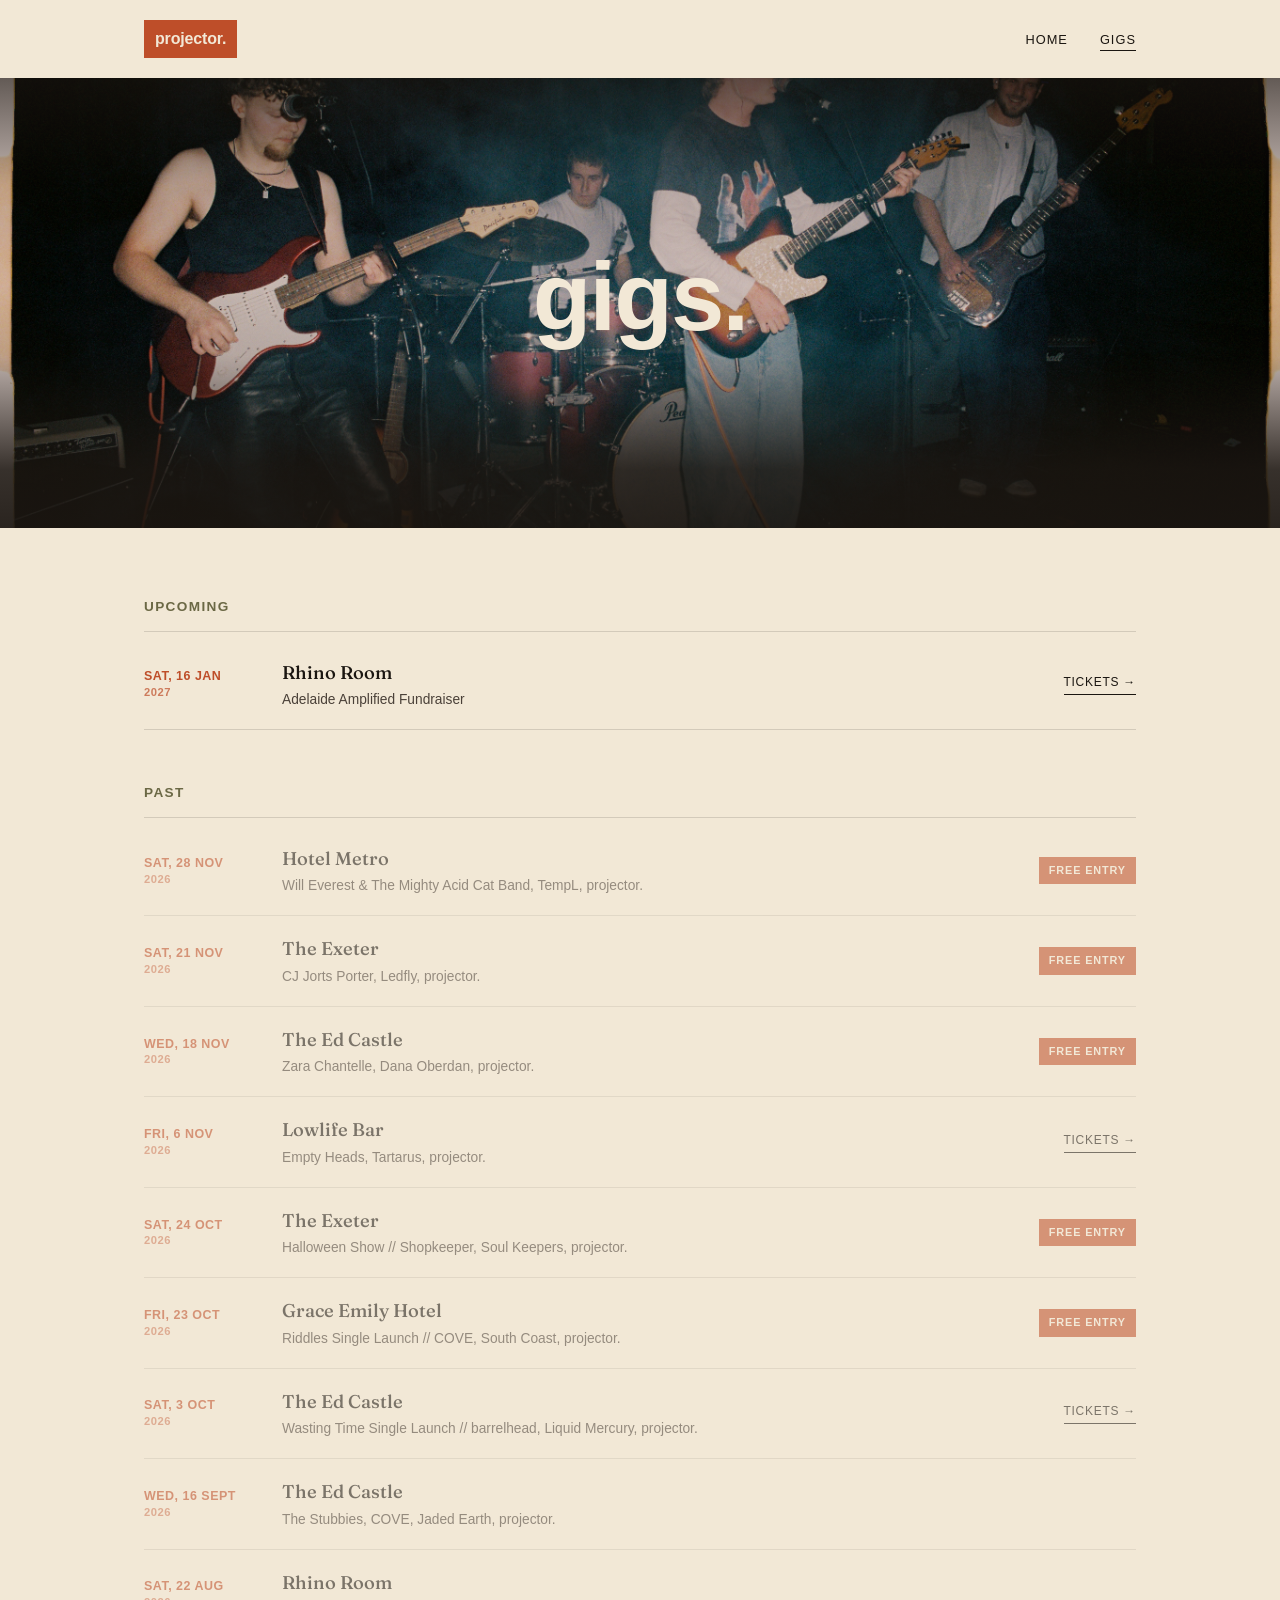
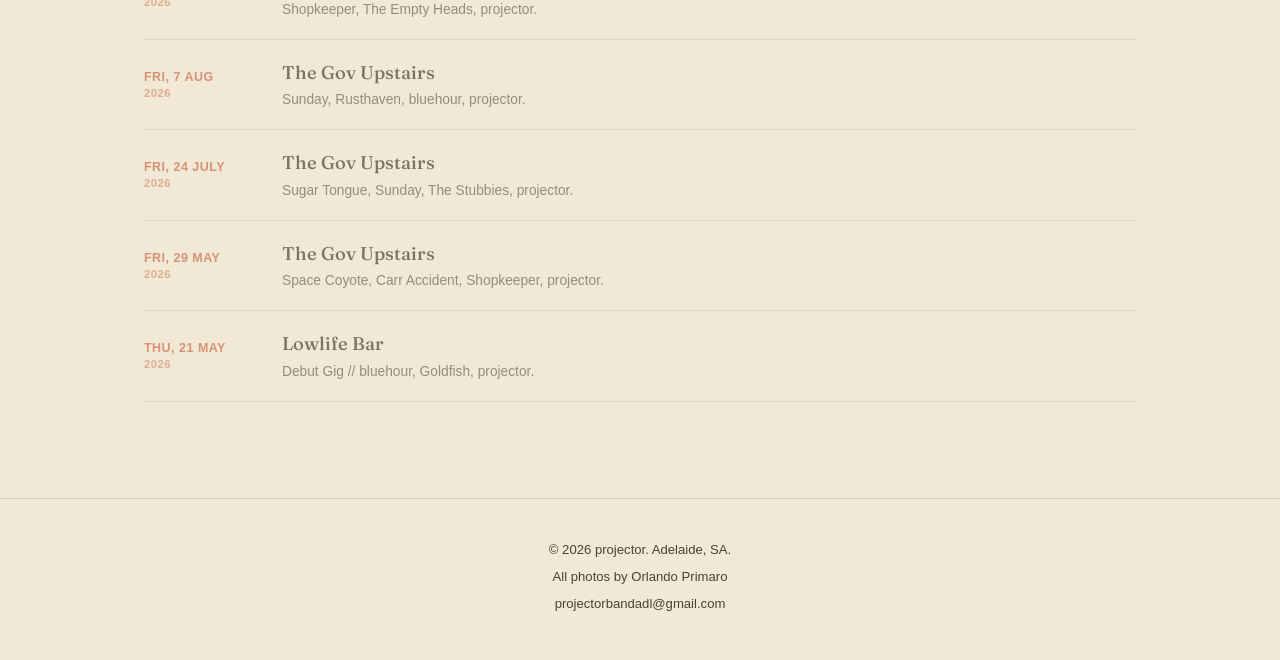
<file: gigs.html>
<!DOCTYPE html>
<html lang="en">
<head>
  <meta charset="UTF-8" />
  <meta name="theme-color" content="#14100c" />
  <meta name="viewport" content="width=device-width, initial-scale=1.0" />
  <title>projector. gigs</title>
  <link rel="icon" type="image/x-icon" href="/images/favicon.png">
  <meta name="description" content="Live shows from projector., Adelaide." />
  <meta property="og:title" content="projector. gigs" />
  <meta property="og:description" content="Upcoming and past shows from projector., Adelaide." />
  <meta property="og:image" content="https://projector.band/images/og-image.jpg" />
  <meta name="twitter:card" content="summary_large_image" />
  <link rel="stylesheet" href="css/style.css?v=1" />
</head>
<body>

  <nav>
    <a href="/" class="nav-logo">projector.</a>
    <ul class="nav-links">
      <li><a href="/">Home</a></li>
      <li><a href="/gigs" class="active">Gigs</a></li>
    </ul>
    <button class="nav-toggle" aria-label="Toggle menu">☰</button>
  </nav>

  <main>
    <section class="hero hero-short">
      <div class="hero-photo">
        <!-- swap images/gigs-hero.jpg for your live photo -->
        <img src="images/gigs-hero.jpg" alt="projector. playing live" onerror="this.remove()" />
        <div class="hero-content">
          <div class="hero-title"><h1>gigs.</h1></div>
        </div>
      </div>
    </section>

    <section class="section">
      <h2 class="eyebrow-h">Upcoming</h2>
      <div id="upcoming-gigs"><p class="loading">Loading gigs...</p></div>
      <h2 class="eyebrow-h later">Past</h2>
      <div id="past-gigs"></div>
    </section>
  </main>

  <footer>
    <p>© <span id="year">2026</span> projector. Adelaide, SA.</p>
    <p>All photos by <a href="https://www.instagram.com/orlandoprimaro/" target="_blank" rel="noopener noreferrer">Orlando Primaro</a></p>
    <p><a href="mailto:projectorbandadl@gmail.com">projectorbandadl@gmail.com</a></p>
  </footer>

  <script src="js/config.js?v=1"></script>
  <script src="js/main.js?v=1"></script>
  <script src="js/gigs.js?v=1"></script>
</body>
</html>
</file>
<file: css/style.css>
/* ==========================================================================
   projector. stylesheet
   Light and warm: flat cream paper, flat rust badge, the full stop from the
   name as a motif.
   ========================================================================== */

@import url('https://fonts.googleapis.com/css2?family=Fraunces:ital,wght@0,500;1,400&display=swap');

:root {
  --paper: #F2E8D6;
  --ink: #1B1611;
  --ink-soft: #4A4038;
  --rust: #BE4E29;
  --rust-dark: #973D20;
  --olive: #6B6845;
  --line: rgba(27, 22, 17, 0.14);
  --font-mark: Arial, Helvetica, 'Helvetica Neue', sans-serif;
  --font-accent: 'Fraunces', Georgia, serif;
  --wrap: 1040px;
}

*, *::before, *::after { box-sizing: border-box; }

html { min-height: 100%; scroll-behavior: smooth; background: var(--paper); }

body {
  margin: 0;
  background: transparent;
  position: relative;
  color: var(--ink);
  font-family: var(--font-mark);
  font-size: 16px;
  line-height: 1.6;
  -webkit-font-smoothing: antialiased;
}

h1, h2, h3 { margin: 0 0 0.4em; line-height: 1.1; }
p { margin: 0 0 1em; }
a { color: inherit; text-decoration: none; }
img { max-width: 100%; display: block; }
[hidden] { display: none !important; }
::selection { background: var(--rust); color: var(--paper); }
:focus-visible { outline: 2px solid var(--rust); outline-offset: 3px; }
.sr-only { position: absolute; width: 1px; height: 1px; overflow: hidden; clip: rect(0 0 0 0); white-space: nowrap; }
@media (prefers-reduced-motion: reduce) { * { animation-duration: 0.01ms !important; transition-duration: 0.01ms !important; scroll-behavior: auto !important; } }

/* ---------- Nav ---------- */
nav { display: flex; align-items: center; justify-content: space-between; padding: 20px 24px; max-width: var(--wrap); margin-inline: auto; position: relative; z-index: 10; }
.nav-logo { font-weight: 700; font-size: 1rem; letter-spacing: -0.01em; color: var(--paper); background: var(--rust); padding: 6px 11px; text-transform: lowercase; }
.nav-links { display: flex; gap: 32px; list-style: none; margin: 0; padding: 0; }
.nav-links a { font-size: 0.8rem; text-transform: uppercase; letter-spacing: 0.08em; padding-bottom: 3px; border-bottom: 1px solid transparent; }
.nav-links a:hover, .nav-links a.active { border-bottom-color: var(--ink); }
.nav-toggle { display: none; background: none; border: 1px solid var(--ink); width: 38px; height: 38px; font-size: 1.1rem; cursor: pointer; color: var(--ink); }
@media (max-width: 640px) {
  .nav-toggle { display: block; }
  .nav-links { position: absolute; top: 100%; right: 24px; left: 24px; flex-direction: column; gap: 0; background: var(--paper); border: 1px solid var(--ink); display: none; }
  .nav-links.open { display: flex; }
  .nav-links li { border-top: 1px solid var(--line); }
  .nav-links li:first-child { border-top: none; }
  .nav-links a { display: block; padding: 14px 16px; border-bottom: none; }
}

/* ---------- Hero ---------- */
.hero { position: relative; background: var(--ink); }
.hero-photo { position: relative; width: 100%; aspect-ratio: 3 / 2; min-height: 260px; max-height: 62vh; overflow: hidden; }
@media (min-width: 768px) { .hero-photo { max-width: 1800px; margin-inline: auto; min-height: 440px; max-height: 82vh; } }
.hero-photo img { position: absolute; inset: 0; z-index: 0; width: 100%; height: 100%; object-fit: cover; object-position: center 60%; filter: saturate(0.85) contrast(1.08) brightness(0.88); }
.hero-photo::before { content: ""; position: absolute; inset: 0; z-index: 1; background: var(--rust); opacity: 0.14; mix-blend-mode: multiply; }
.hero-content { position: absolute; inset: 0; z-index: 3; display: flex; flex-direction: column; padding: 20px 20px 26px; }
.hero-content::before { content: ""; position: absolute; inset: 0; z-index: -1; background: linear-gradient(180deg, rgba(27,22,17,.62) 0%, rgba(27,22,17,.12) 24%, rgba(27,22,17,.04) 46%, rgba(27,22,17,.14) 62%, rgba(27,22,17,.85) 87%, rgba(27,22,17,.92) 100%); }
@media (min-width: 768px) { .hero-content { padding: 32px 32px 44px; } }
.hero-spacer-top { flex: 1 1 0%; }
.hero-spacer-mid { flex: 1.6 1 0%; }
.hero-title { text-align: center; flex: 0 0 auto; }
.hero-title h1 { font-weight: 700; text-transform: lowercase; letter-spacing: -0.02em; color: var(--paper); font-size: clamp(3.4rem, 2.4rem + 5.5vw, 7.5rem); margin: 0; }
.hero-bottom { flex: 0 0 auto; max-width: 680px; }
.hero .tagline { font-family: var(--font-accent); font-style: italic; font-size: 1.1rem; color: var(--paper); opacity: 0.88; margin: 0 0 20px; }
.hero-links { display: flex; gap: 12px; flex-wrap: wrap; }

.btn { display: inline-block; font-family: var(--font-mark); font-size: 0.8rem; text-transform: uppercase; letter-spacing: 0.08em; padding: 13px 22px; background: var(--rust); color: var(--paper); border: 1px solid var(--rust); cursor: pointer; transition: background .15s ease, border-color .15s ease; }
.btn:hover { background: var(--rust-dark); border-color: var(--rust-dark); }
.btn-outline { background: transparent; border-color: rgba(242,232,214,.5); }
.btn-outline:hover { border-color: var(--paper); background: transparent; }
.btn-big { font-size: 0.95rem; padding: 17px 30px; }

/* shorter hero used on the gigs page */
.hero-short .hero-photo { aspect-ratio: 16 / 6; min-height: 220px; max-height: 46vh; }
@media (min-width: 768px) { .hero-short .hero-photo { min-height: 280px; max-height: 50vh; } }
.hero-short .hero-content { justify-content: center; }
.hero-short .hero-title h1 { font-size: clamp(3rem, 2rem + 5vw, 6.5rem); }

/* ---------- Riddles ---------- */
.riddles { background: var(--ink); color: var(--paper); padding: 72px 24px; }
.riddles-inner { max-width: var(--wrap); margin: 0 auto; display: grid; grid-template-columns: minmax(0, 420px) 1fr; gap: 56px; align-items: center; }
.riddles-cover { box-shadow: 0 0 0 1px rgba(242,232,214,.18); }
.riddles-cover img { width: 100%; aspect-ratio: 1; object-fit: cover; }
.eyebrow { font-size: 0.78rem; text-transform: uppercase; letter-spacing: 0.12em; color: var(--rust); font-weight: 700; margin-bottom: 14px; }
.riddles-title { font-weight: 700; letter-spacing: -0.03em; font-size: clamp(3rem, 2rem + 5vw, 6rem); margin: 0 0 28px; }
.soon { font-family: var(--font-accent); font-style: italic; opacity: .75; margin: 0; }
@media (max-width: 760px) { .riddles-inner { grid-template-columns: 1fr; gap: 32px; } .riddles { padding: 48px 24px; } }

/* ---------- Sections ---------- */
.section { max-width: var(--wrap); margin: 0 auto; padding: 72px 24px; }
.eyebrow-h { font-weight: 700; font-size: 0.85rem; text-transform: uppercase; letter-spacing: 0.1em; color: var(--olive); margin-bottom: 8px; padding-bottom: 16px; border-bottom: 1px solid var(--line); }
.eyebrow-h.later { margin-top: 56px; }
.section-title { font-weight: 700; text-transform: lowercase; letter-spacing: -0.02em; font-size: clamp(1.9rem, 1.5rem + 1.8vw, 2.7rem); margin-bottom: 18px; }
.section-title::after { content: "."; color: var(--rust); }
.loading { padding: 20px 0; color: var(--ink-soft); }
.text-link { border-bottom: 1px solid var(--ink); }
.text-link:hover { color: var(--rust); border-color: var(--rust); }

/* ---------- Gigs ---------- */
#gig-preview, #upcoming-gigs, #past-gigs { margin-bottom: 24px; }
.gig-card { display: flex; align-items: center; gap: 20px; padding: 18px 0; border-bottom: 1px solid var(--line); }
.gig-date { flex: 0 0 auto; min-width: 118px; font-weight: 700; font-size: 0.78rem; text-transform: uppercase; letter-spacing: 0.04em; color: var(--rust); line-height: 1.35; }
.gig-date small { display: block; font-size: 0.7rem; opacity: .7; }
.gig-info { flex: 1; min-width: 0; }
.gig-venue-name { font-family: var(--font-accent); font-weight: 500; font-size: 1.15rem; }
.gig-venue { font-size: 0.86rem; color: var(--ink-soft); margin-top: 2px; }
.gig-actions { display: flex; align-items: center; gap: 14px; flex-shrink: 0; flex-wrap: wrap; }
.gig-ticket-link { font-size: 0.75rem; text-transform: uppercase; letter-spacing: 0.06em; border-bottom: 1px solid var(--ink); padding-bottom: 2px; }
.gig-ticket-link:hover { color: var(--rust); border-color: var(--rust); }
.badge { font-size: 0.68rem; font-weight: 700; text-transform: uppercase; letter-spacing: 0.08em; padding: 4px 9px; border: 1px solid var(--rust); color: var(--rust); }
.badge-free { background: var(--rust); color: var(--paper); }
#past-gigs .gig-card { opacity: 0.55; }
@media (max-width: 560px) { .gig-card { flex-wrap: wrap; gap: 8px 16px; } .gig-date { min-width: 0; } .gig-info { flex-basis: 60%; } }


/* ---------- About ---------- */
.about-grid { display: grid; gap: 40px; align-items: start; }
.about-grid:has(.about-photo:not([hidden])) { grid-template-columns: minmax(0, 380px) 1fr; }
.about-photo { width: 100%; filter: saturate(.9) contrast(1.05); }
.about p { max-width: 60ch; }
@media (max-width: 760px) { .about-grid:has(.about-photo:not([hidden])) { grid-template-columns: 1fr; } }

/* ---------- Photos ---------- */
.gallery { display: grid; grid-template-columns: repeat(3, 1fr); gap: 14px; align-items: start; }
.gallery figure { margin: 0; }
.gallery img { width: 100%; height: auto; display: block; }
@media (max-width: 700px) { .gallery { grid-template-columns: 1fr; gap: 12px; } }

/* ---------- Signup ---------- */
.signup { background: rgba(190, 78, 41, 0.1); border-block: 1px solid var(--line); padding: 64px 24px; }
.signup-inner { max-width: 560px; margin: 0 auto; text-align: center; }
.signup-form { display: flex; gap: 10px; justify-content: center; flex-wrap: wrap; }
.signup-form input { flex: 1 1 240px; padding: 13px 14px; font: inherit; border: 1px solid var(--ink); background: var(--paper); color: var(--ink); border-radius: 0; }

/* ---------- Footer ---------- */
footer { padding: 40px 24px; text-align: center; border-top: 1px solid var(--line); }
footer p { margin: 0 0 6px; font-size: 0.82rem; color: var(--ink-soft); }
footer a:hover { color: var(--rust); }
.socials { display: flex; justify-content: center; gap: 22px; margin-bottom: 16px !important; }
.socials a { text-transform: uppercase; letter-spacing: .08em; font-size: .76rem; color: var(--ink); border-bottom: 1px solid var(--ink); padding-bottom: 2px; }
</file>
